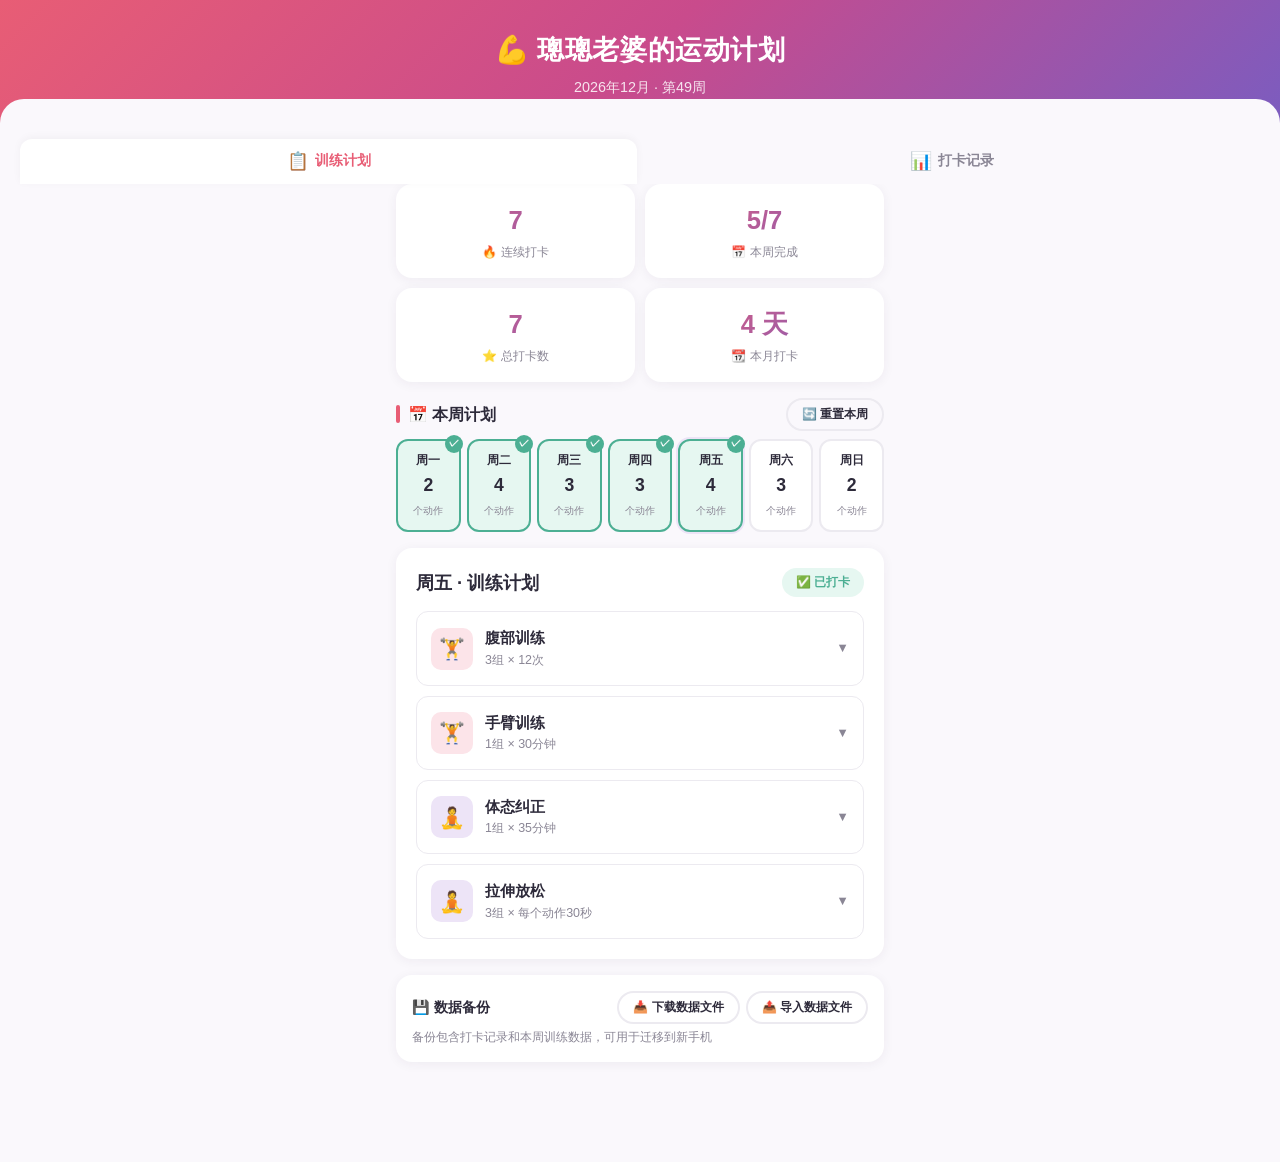
<file: index.html>
<!DOCTYPE html>
<html lang="zh-CN">
<head>
<meta charset="UTF-8">
<meta name="viewport" content="width=device-width, initial-scale=1.0">
<title>💪 璁璁老婆的运动计划</title>
<script src="data/exercises.js"></script>
<style>
  :root {
    --bg: #faf8fc;
    --card: #ffffff;
    --primary: #e85d75;
    --primary-light: #fce4e9;
    --accent: #7c5cbf;
    --accent-light: #ede4f7;
    --text: #2d2a3a;
    --text-muted: #8a8695;
    --border: #eceaf0;
    --success: #4caf93;
    --success-light: #e6f7f1;
    --warning: #f0a855;
    --radius: 16px;
    --shadow: 0 2px 12px rgba(44,30,60,0.06);
    --shadow-lg: 0 8px 32px rgba(44,30,60,0.10);
  }
  * { margin:0; padding:0; box-sizing:border-box; }
  body {
    font-family: -apple-system, BlinkMacSystemFont, 'Segoe UI', 'PingFang SC', 'Microsoft YaHei', sans-serif;
    background: var(--bg);
    color: var(--text);
    line-height: 1.6;
    min-height: 100vh;
  }

  /* ===== HEADER ===== */
  .header {
    background: linear-gradient(135deg, #e85d75 0%, #c94b8c 50%, #7c5cbf 100%);
    color: #fff;
    padding: 28px 24px 24px;
    text-align: center;
    position: relative;
    overflow: hidden;
  }
  .header::after {
    content: '';
    position: absolute;
    bottom: 0; left: 0; right: 0;
    height: 24px;
    background: var(--bg);
    border-radius: 24px 24px 0 0;
  }
  .header h1 { font-size: 1.7rem; font-weight: 700; letter-spacing: 0.02em; }
  .header .subtitle { font-size: 0.9rem; opacity: 0.85; margin-top: 4px; }

  /* ===== TABS ===== */
  .tabs {
    display: flex;
    gap: 6px;
    padding: 16px 20px 0;
    background: var(--bg);
    position: sticky;
    top: 0;
    z-index: 10;
  }
  .tab {
    flex: 1;
    padding: 12px 8px;
    border: none;
    background: transparent;
    border-radius: 12px 12px 0 0;
    font-size: 0.85rem;
    font-weight: 600;
    color: var(--text-muted);
    cursor: pointer;
    transition: all 0.2s;
    display: flex;
    align-items: center;
    justify-content: center;
    gap: 6px;
  }
  .tab.active {
    background: var(--card);
    color: var(--primary);
    box-shadow: 0 -2px 8px rgba(0,0,0,0.04);
  }
  .tab .icon { font-size: 1.1rem; }

  /* ===== MAIN CONTENT ===== */
  .main {
    max-width: 520px;
    margin: 0 auto;
    padding: 0 16px 100px;
  }

  /* ===== STATS ROW ===== */
  .stats-row {
    display: grid;
    grid-template-columns: repeat(2, 1fr);
    gap: 10px;
    margin-bottom: 16px;
  }
  .stat-card {
    background: var(--card);
    border-radius: var(--radius);
    padding: 16px 12px;
    text-align: center;
    box-shadow: var(--shadow);
  }
  .stat-card .num {
    font-size: 1.6rem;
    font-weight: 800;
    background: linear-gradient(135deg, var(--primary), var(--accent));
    -webkit-background-clip: text;
    -webkit-text-fill-color: transparent;
    background-clip: text;
  }
  .stat-card .label { font-size: 0.75rem; color: var(--text-muted); margin-top: 2px; }

  /* ===== WEEK GRID ===== */
  .section-title {
    font-size: 1rem;
    font-weight: 700;
    margin: 20px 0 10px;
    display: flex;
    align-items: center;
    gap: 8px;
  }
  .section-title::before {
    content: '';
    width: 4px;
    height: 18px;
    background: var(--primary);
    border-radius: 2px;
  }
  .week-grid {
    display: grid;
    grid-template-columns: repeat(7, 1fr);
    gap: 6px;
    margin-bottom: 16px;
  }
  .day-chip {
    background: var(--card);
    border: 2px solid var(--border);
    border-radius: 12px;
    padding: 10px 4px;
    text-align: center;
    cursor: pointer;
    transition: all 0.2s;
    font-size: 0.72rem;
    position: relative;
  }
  .day-chip:hover { border-color: var(--primary-light); }
  .day-chip.active { border-color: var(--primary); background: var(--primary-light); }
  .day-chip.today { border-color: var(--accent); box-shadow: 0 0 0 2px var(--accent-light); }
  .day-chip.checked { background: var(--success-light); border-color: var(--success); }
  .day-chip.checked::after {
    content: '✓';
    position: absolute;
    top: -6px;
    right: -4px;
    background: var(--success);
    color: #fff;
    width: 18px;
    height: 18px;
    border-radius: 50%;
    font-size: 0.65rem;
    display: flex;
    align-items: center;
    justify-content: center;
    font-weight: 700;
  }
  .day-chip .day-name { font-weight: 600; display: block; }
  .day-chip .day-num { font-size: 1.1rem; font-weight: 700; display: block; margin: 2px 0; }

  /* ===== SELECTED DAY ===== */
  .selected-day-panel {
    background: var(--card);
    border-radius: var(--radius);
    padding: 20px;
    box-shadow: var(--shadow);
    margin-bottom: 16px;
  }
  .selected-day-header {
    display: flex;
    align-items: center;
    justify-content: space-between;
    margin-bottom: 14px;
  }
  .selected-day-header h3 { font-size: 1.15rem; }
  .btn {
    padding: 8px 18px;
    border-radius: 20px;
    border: none;
    font-weight: 600;
    font-size: 0.82rem;
    cursor: pointer;
    transition: all 0.2s;
    display: inline-flex;
    align-items: center;
    gap: 6px;
  }
  .btn-primary { background: var(--primary); color: #fff; }
  .btn-primary:hover { background: #d44a63; transform: translateY(-1px); box-shadow: 0 4px 12px rgba(232,93,117,0.35); }
  .btn-outline { background: transparent; border: 2px solid var(--border); color: var(--text); }
  .btn-outline:hover { border-color: var(--primary); color: var(--primary); }
  .btn-success { background: var(--success); color: #fff; }
  .btn-success:hover { background: #3d9e7d; }
  .btn-sm { padding: 6px 14px; font-size: 0.75rem; }

  /* ===== EXERCISE CARD ===== */
  .exercise-list { display: flex; flex-direction: column; gap: 10px; }
  .exercise-card {
    border: 1.5px solid var(--border);
    border-radius: 12px;
    overflow: hidden;
    transition: all 0.2s;
  }
  .exercise-card.expanded { border-color: var(--primary-light); box-shadow: var(--shadow); }
  .exercise-card-header {
    display: flex;
    align-items: center;
    padding: 14px;
    cursor: pointer;
    gap: 12px;
  }
  .exercise-card-header:hover { background: #faf9fc; }
  .exercise-icon {
    width: 42px;
    height: 42px;
    border-radius: 10px;
    display: flex;
    align-items: center;
    justify-content: center;
    font-size: 1.3rem;
    flex-shrink: 0;
  }
  .exercise-info { flex:1; min-width: 0; }
  .exercise-info .name { font-weight: 700; font-size: 0.95rem; }
  .exercise-info .meta { font-size: 0.78rem; color: var(--text-muted); }
  .exercise-arrow { color: var(--text-muted); transition: transform 0.2s; font-size: 0.8rem; }
  .exercise-card.expanded .exercise-arrow { transform: rotate(180deg); }
  .exercise-card-body { display: none; padding: 0 14px 16px; }
  .exercise-card.expanded .exercise-card-body { display: block; }

  /* ===== EXERCISE DETAILS ===== */
  .detail-block { margin-bottom: 12px; }
  .detail-label { font-size: 0.75rem; font-weight: 700; color: var(--text-muted); text-transform: uppercase; letter-spacing: 0.04em; margin-bottom: 4px; }
  .detail-text { font-size: 0.88rem; color: var(--text); line-height: 1.7; }
  .video-wrapper {
    position: relative;
    padding-bottom: 56.25%;
    height: 0;
    border-radius: 8px;
    overflow: hidden;
    margin-top: 8px;
    background: #f0eef4;
  }
  .video-wrapper iframe {
    position: absolute;
    top: 0; left: 0;
    width: 100%;
    height: 100%;
    border: none;
  }
  .video-placeholder {
    position: absolute;
    inset: 0;
    display: flex;
    flex-direction: column;
    align-items: center;
    justify-content: center;
    color: var(--text-muted);
    font-size: 0.85rem;
    gap: 8px;
  }
  .video-placeholder .play-icon {
    width: 48px; height: 48px;
    border-radius: 50%;
    background: rgba(0,0,0,0.08);
    display: flex;
    align-items: center;
    justify-content: center;
    font-size: 1.3rem;
  }
  .sets-reps { display: flex; gap: 8px; flex-wrap: wrap; }
  .sr-chip {
    background: var(--primary-light);
    color: var(--primary);
    padding: 4px 12px;
    border-radius: 20px;
    font-size: 0.78rem;
    font-weight: 600;
  }

  /* ===== PROGRESS ===== */
  .progress-bar-bg {
    height: 8px;
    background: var(--border);
    border-radius: 4px;
    overflow: hidden;
    margin: 8px 0;
  }
  .progress-bar-fill {
    height: 100%;
    background: linear-gradient(90deg, var(--primary), var(--accent));
    border-radius: 4px;
    transition: width 0.5s ease;
  }
  .history-item {
    display: flex;
    align-items: center;
    gap: 12px;
    padding: 12px 14px;
    background: var(--card);
    border-radius: 10px;
    margin-bottom: 8px;
    box-shadow: var(--shadow);
  }
  .history-date { font-weight: 700; font-size: 0.9rem; min-width: 60px; }
  .history-exercises { font-size: 0.82rem; color: var(--text-muted); flex:1; }
  .history-badge {
    padding: 4px 10px;
    border-radius: 20px;
    font-size: 0.72rem;
    font-weight: 700;
    background: var(--success-light);
    color: var(--success);
  }

  /* ===== RESPONSIVE ===== */
  @media (max-width: 420px) {
    .week-grid { gap: 3px; }
    .day-chip { padding: 8px 2px; font-size: 0.68rem; border-radius: 8px; }
    .stats-row { gap: 6px; }
    .stat-card { padding: 12px 8px; }
  }

  .empty-state {
    text-align: center;
    padding: 40px 20px;
    color: var(--text-muted);
  }
  .empty-state .emoji { font-size: 3rem; margin-bottom: 12px; }
</style>
</head>
<body>

<div class="header">
  <h1>💪 璁璁老婆的运动计划</h1>
  <div class="subtitle" id="headerDate">2026年7月 · 第5周</div>
</div>

<div class="tabs">
  <button class="tab active" onclick="switchTab('plan')"><span class="icon">📋</span> 训练计划</button>
  <button class="tab" onclick="switchTab('progress')"><span class="icon">📊</span> 打卡记录</button>
</div>

<div class="main">
  <!-- ===== TAB: PLAN ===== -->
  <div id="tab-plan">
    <!-- Stats -->
    <div class="stats-row">
      <div class="stat-card">
        <div class="num" id="stat-streak">0</div>
        <div class="label">🔥 连续打卡</div>
      </div>
      <div class="stat-card">
        <div class="num" id="stat-week">0/7</div>
        <div class="label">📅 本周完成</div>
      </div>
      <div class="stat-card">
        <div class="num" id="stat-total">0</div>
        <div class="label">⭐ 总打卡数</div>
      </div>
      <div class="stat-card">
        <div class="num" id="stat-month">0 天</div>
        <div class="label">📆 本月打卡</div>
      </div>
    </div>

    <!-- Week selector -->
    <div style="display:flex;align-items:center;justify-content:space-between;margin-bottom:8px;">
      <div class="section-title" style="margin:0;">📅 本周计划</div>
      <button class="btn btn-outline btn-sm" onclick="resetWeek()">🔄 重置本周</button>
    </div>

    <!-- Day chips -->
    <div class="week-grid" id="weekGrid"></div>

    <!-- Selected day panel -->
    <div class="selected-day-panel" id="dayPanel">
      <div class="selected-day-header">
        <h3 id="dayPanelTitle">星期一</h3>
        <button class="btn btn-success btn-sm" id="btnCheckin" onclick="checkinDay()">✅ 打卡</button>
      </div>
      <div class="exercise-list" id="exerciseList"></div>
    </div>

    <!-- Data backup -->
    <div style="background:var(--card);border-radius:var(--radius);padding:16px;box-shadow:var(--shadow);margin-top:12px;">
      <div style="display:flex;align-items:center;justify-content:space-between;flex-wrap:wrap;gap:8px;">
        <span style="font-weight:700;font-size:0.88rem;">💾 数据备份</span>
        <div style="display:flex;gap:6px;">
          <button class="btn btn-outline btn-sm" onclick="downloadBackup()">📥 下载数据文件</button>
          <button class="btn btn-outline btn-sm" onclick="document.getElementById('importFile').click()">📤 导入数据文件</button>
        </div>
      </div>
      <div style="font-size:0.73rem;color:var(--text-muted);margin-top:4px;">备份包含打卡记录和本周训练数据，可用于迁移到新手机</div>
      <input type="file" id="importFile" accept=".json" style="display:none;" onchange="importBackup(event)">
    </div>
  </div>

  <!-- ===== TAB: PROGRESS ===== -->
  <div id="tab-progress" style="display:none;">
    <div class="section-title">📊 本月进展</div>
    <div style="background:var(--card);border-radius:var(--radius);padding:20px;box-shadow:var(--shadow);margin-bottom:16px;">
      <div style="display:flex;justify-content:space-between;margin-bottom:4px;">
        <span style="font-weight:700;">本月完成率</span>
        <span style="font-weight:700;color:var(--primary);" id="monthRate">0%</span>
      </div>
      <div class="progress-bar-bg">
        <div class="progress-bar-fill" id="monthProgress" style="width:0%;"></div>
      </div>
      <div style="font-size:0.78rem;color:var(--text-muted);margin-top:4px;" id="monthDetail">已完成 0 天 / 共 31 天</div>
    </div>

    <div class="section-title">📝 打卡历史</div>
    <div id="historyList">
      <div class="empty-state">
        <div class="emoji">🏃‍♀️</div>
        <div>还没有打卡记录<br>开始你的第一次训练吧！</div>
      </div>
    </div>
  </div>
</div>

<script>
// ===== DATA =====
const STORAGE_KEY = 'workout_planner_data';
const DAY_NAMES = ['周一', '周二', '周三', '周四', '周五', '周六', '周日'];
const DAY_KEYS = ['mon','tue','wed','thu','fri','sat','sun'];

// Use exercise library from data/exercises.js (EXERCISE_LIBRARY + WEEKLY_PLAN)
// Falls back to empty objects if the file didn't load
const LIBRARY = typeof EXERCISE_LIBRARY !== 'undefined' ? EXERCISE_LIBRARY : {};
const PLAN = typeof WEEKLY_PLAN !== 'undefined' ? WEEKLY_PLAN : {};

// ===== STATE =====
let appData = loadData();
let selectedDay = DAY_KEYS[new Date().getDay() === 0 ? 6 : new Date().getDay() - 1];

// 自动补全最近7天打卡（确保随时截图都显示连续7天已打卡）
(function ensure7DayCheckins() {
  const today = new Date();
  for (let i = 6; i >= 0; i--) {
    const d = new Date(today);
    d.setDate(d.getDate() - i);
    const key = `${d.getFullYear()}-${String(d.getMonth()+1).padStart(2,'0')}-${String(d.getDate()).padStart(2,'0')}`;
    appData.checkins[key] = true;
  }
  saveData();
})();

function getDefaultData() {
  const data = {
    weeks: {},
    checkins: {},
    created: new Date().toISOString()
  };
  const weekKey = getCurrentWeekKey();
  data.weeks[weekKey] = {};
  DAY_KEYS.forEach((day) => {
    data.weeks[weekKey][day] = [];
    const names = PLAN[day] || [];
    names.forEach((name) => {
      if (LIBRARY[name]) {
        data.weeks[weekKey][day].push({ name: name, ...LIBRARY[name] });
      }
    });
  });
  return data;
}

function loadData() {
  try {
    const raw = localStorage.getItem(STORAGE_KEY);
    if (raw) {
      const data = JSON.parse(raw);
      if (data.weeks && data.checkins) return data;
    }
  } catch(e) {}
  return getDefaultData();
}

function saveData() {
  localStorage.setItem(STORAGE_KEY, JSON.stringify(appData));
}

function getCurrentWeekKey() {
  const now = new Date();
  const startOfYear = new Date(now.getFullYear(), 0, 1);
  const weekNum = Math.ceil(((now - startOfYear) / 86400000 + startOfYear.getDay() + 1) / 7);
  return `${now.getFullYear()}-W${weekNum}`;
}

function getTodayKey() {
  const now = new Date();
  return `${now.getFullYear()}-${String(now.getMonth()+1).padStart(2,'0')}-${String(now.getDate()).padStart(2,'0')}`;
}

function getWeekExercises() {
  const wk = getCurrentWeekKey();
  if (!appData.weeks[wk]) appData.weeks[wk] = {};
  return appData.weeks[wk];
}

// ===== RENDER =====
function renderAll() {
  renderWeekGrid();
  renderDayPanel();
  renderProgress();
  renderStats();
  updateHeader();
}

function updateHeader() {
  const now = new Date();
  const startOfYear = new Date(now.getFullYear(), 0, 1);
  const weekNum = Math.ceil(((now - startOfYear) / 86400000 + startOfYear.getDay() + 1) / 7);
  document.getElementById('headerDate').textContent =
    `${now.getFullYear()}年${now.getMonth()+1}月 · 第${weekNum}周`;
}

function renderWeekGrid() {
  const grid = document.getElementById('weekGrid');
  const today = new Date().getDay();
  const todayIdx = today === 0 ? 6 : today - 1;
  const weekData = getWeekExercises();

  grid.innerHTML = DAY_KEYS.map((key, i) => {
    const exercises = weekData[key] || [];
    const hasContent = exercises.length > 0;
    const dateKey = getDateKeyForDay(i);
    const isChecked = !!appData.checkins[dateKey];
    let cls = 'day-chip';
    if (key === selectedDay) cls += ' active';
    if (i === todayIdx) cls += ' today';
    if (isChecked) cls += ' checked';
    return `<div class="${cls}" onclick="selectDay('${key}')">
      <span class="day-name">${DAY_NAMES[i]}</span>
      <span class="day-num">${hasContent ? exercises.length : '-'}</span>
      <span style="font-size:0.65rem;color:var(--text-muted);">${hasContent ? '个动作' : '休息'}</span>
    </div>`;
  }).join('');
}

function renderDayPanel() {
  const weekData = getWeekExercises();
  const exercises = weekData[selectedDay] || [];
  const dayName = DAY_NAMES[DAY_KEYS.indexOf(selectedDay)];
  const dateKey = getDateKeyForSelected();
  const isChecked = !!appData.checkins[dateKey];

  document.getElementById('dayPanelTitle').textContent = `${dayName} · 训练计划`;
  const btnCheckin = document.getElementById('btnCheckin');
  btnCheckin.textContent = isChecked ? '✅ 已打卡' : '✅ 打卡';
  btnCheckin.className = isChecked ? 'btn btn-sm' : 'btn btn-success btn-sm';
  if (isChecked) {
    btnCheckin.style.background = '#e6f7f1';
    btnCheckin.style.color = '#4caf93';
    btnCheckin.style.cursor = 'default';
  } else {
    btnCheckin.style.background = '';
    btnCheckin.style.color = '';
    btnCheckin.style.cursor = '';
  }

  const list = document.getElementById('exerciseList');
  if (exercises.length === 0) {
    list.innerHTML = `<div class="empty-state">
      <div class="emoji">🏖️</div>
      <div>今天是休息日~</div>
    </div>`;
    return;
  }

  list.innerHTML = exercises.map((ex, idx) => {
    const typeIcons = { strength: '🏋️', cardio: '🏃', flexibility: '🧘', core: '🎯' };
    const typeColors = { strength: '#fce4e9', cardio: '#fff3e0', flexibility: '#ede4f7', core: '#e3f2fd' };
    const icon = typeIcons[ex.type] || '💪';
    const bg = typeColors[ex.type] || '#fce4e9';
    const videoHtml = ex.video
      ? (() => {
          const v = parseVideoEmbed(ex.video);
          const bLink = v.bilibiliUrl
            ? `<div style="text-align:center;margin-top:6px;"><a href="${escapeHtml(v.bilibiliUrl)}" target="_blank" style="color:var(--primary);font-size:0.78rem;font-weight:600;text-decoration:none;">📱 在哔哩哔哩中打开 →</a></div>`
            : '';
          const dLink = v.douyinUrl
            ? `<div style="text-align:center;margin-top:6px;"><a href="${escapeHtml(v.douyinUrl)}" target="_blank" style="color:var(--primary);font-size:0.78rem;font-weight:600;text-decoration:none;">📱 在抖音中打开 →</a></div>`
            : '';
          return `<div class="detail-block">
            <div class="detail-label">🎬 教学视频</div>
            <div class="video-wrapper">${v.embed}</div>
            ${bLink}${dLink}
          </div>`;
        })()
      : `<div class="detail-block">
          <div class="detail-label">🎬 教学视频</div>
          <div class="video-wrapper">
            <div class="video-placeholder">
              <div class="play-icon">📹</div>
              <span>暂无教学视频</span>
            </div>
          </div>
        </div>`;

    return `<div class="exercise-card" id="ex-card-${idx}">
      <div class="exercise-card-header" onclick="toggleExercise(${idx})">
        <div class="exercise-icon" style="background:${bg};">${icon}</div>
        <div class="exercise-info">
          <div class="name">${escapeHtml(ex.name)}</div>
          <div class="meta">${ex.sets}组 × ${ex.reps}</div>
        </div>
        <span class="exercise-arrow">▼</span>
      </div>
      <div class="exercise-card-body">
        <div class="detail-block">
          <div class="detail-label">📐 组数 & 次数</div>
          <div class="sets-reps">
            <span class="sr-chip">${ex.sets} 组</span>
            <span class="sr-chip">${ex.reps}</span>
          </div>
        </div>
        <div class="detail-block">
          <div class="detail-label">📖 动作详解</div>
          <div class="detail-text">${escapeHtml(ex.desc || '暂无详细讲解').replace(/\n/g, '<br>')}</div>
        </div>
        ${videoHtml}
      </div>
    </div>`;
  }).join('');
}

function renderStats() {
  const weekData = getWeekExercises();
  let weekChecked = 0;
  DAY_KEYS.forEach((day, i) => {
    const dk = getDateKeyForDay(i);
    if (appData.checkins[dk]) weekChecked++;
  });

  const totalCheckins = Object.keys(appData.checkins).length;

  let streak = 0;
  const now = new Date();
  for (let i = 0; i < 365; i++) {
    const d = new Date(now);
    d.setDate(d.getDate() - i);
    const key = `${d.getFullYear()}-${String(d.getMonth()+1).padStart(2,'0')}-${String(d.getDate()).padStart(2,'0')}`;
    if (appData.checkins[key]) streak++;
    else break;
  }

  // 本月打卡天数
  const nowMonth = now.getMonth();
  const nowYear = now.getFullYear();
  let monthChecked = 0;
  for (const dk of Object.keys(appData.checkins)) {
    const [y, m] = dk.split('-').map(Number);
    if (y === nowYear && m === nowMonth + 1) monthChecked++;
  }

  document.getElementById('stat-streak').textContent = streak;
  document.getElementById('stat-week').textContent = `${weekChecked}/7`;
  document.getElementById('stat-total').textContent = totalCheckins;
  document.getElementById('stat-month').textContent = `${monthChecked} 天`;
}

function renderProgress() {
  const now = new Date();
  const year = now.getFullYear();
  const month = now.getMonth();
  const daysInMonth = new Date(year, month+1, 0).getDate();
  let checkedInMonth = 0;

  const historyItems = [];
  const allDates = Object.keys(appData.checkins).sort().reverse();

  for (const dk of allDates) {
    const [y, m] = dk.split('-').map(Number);
    if (y === year && m === month + 1) checkedInMonth++;
    if (historyItems.length < 30) {
      historyItems.push(dk);
    }
  }

  const rate = daysInMonth > 0 ? Math.round((checkedInMonth / daysInMonth) * 100) : 0;
  document.getElementById('monthRate').textContent = rate + '%';
  document.getElementById('monthProgress').style.width = rate + '%';
  document.getElementById('monthDetail').textContent = `已完成 ${checkedInMonth} 天 / 共 ${daysInMonth} 天`;

  const histList = document.getElementById('historyList');
  if (historyItems.length === 0) {
    histList.innerHTML = `<div class="empty-state">
      <div class="emoji">🏃‍♀️</div>
      <div>还没有打卡记录<br>开始你的第一次训练吧！</div>
    </div>`;
    return;
  }

  histList.innerHTML = historyItems.map(dk => {
    const [y, m, d] = dk.split('-').map(Number);
    const date = new Date(y, m-1, d);
    const dayNames = ['周日','周一','周二','周三','周四','周五','周六'];
    const dayName = dayNames[date.getDay()];
    return `<div class="history-item">
      <div class="history-date">${m}/${d}<br><small>${dayName}</small></div>
      <div class="history-exercises">完成训练计划</div>
      <div class="history-badge">✅ 已打卡</div>
    </div>`;
  }).join('');
}

// ===== HELPERS =====
function getDateKeyForDay(dayIndex) {
  const now = new Date();
  const currentDay = now.getDay();
  const mondayOffset = currentDay === 0 ? -6 : 1 - currentDay;
  const monday = new Date(now);
  monday.setDate(now.getDate() + mondayOffset);
  const target = new Date(monday);
  target.setDate(monday.getDate() + dayIndex);
  return `${target.getFullYear()}-${String(target.getMonth()+1).padStart(2,'0')}-${String(target.getDate()).padStart(2,'0')}`;
}

function getDateKeyForSelected() {
  return getDateKeyForDay(DAY_KEYS.indexOf(selectedDay));
}

function parseVideoEmbed(url) {
  if (!url) return { embed: '', bilibiliUrl: '' };
  let match;

  // Extract clean URL from B站 share text like "【标题】https://www.bilibili.com/video/BV..."
  let cleanUrl = url;
  let m = url.match(/(https?:\/\/[^\s]*bilibili\.com\/video\/BV[a-zA-Z0-9]+[^\s\]】]*)/);
  if (m) cleanUrl = m[1];

  // YouTube
  match = cleanUrl.match(/(?:youtube\.com\/watch\?v=|youtu\.be\/|youtube\.com\/embed\/)([a-zA-Z0-9_-]+)/);
  if (match) {
    return { embed: `<iframe src="https://www.youtube.com/embed/${match[1]}" allowfullscreen></iframe>`, bilibiliUrl: '' };
  }

  // Bilibili BV
  match = cleanUrl.match(/bilibili\.com\/video\/(BV[a-zA-Z0-9]+)/);
  if (match) {
    const bv = match[1];
    const bUrl = `https://www.bilibili.com/video/${bv}`;
    return {
      embed: `<iframe src="https://player.bilibili.com/player.html?bvid=${bv}&page=1&high_quality=1" allowfullscreen></iframe>`,
      bilibiliUrl: bUrl
    };
  }

  // B23 short link
  match = cleanUrl.match(/b23\.tv\/([a-zA-Z0-9]+)/);
  if (match) {
    return { embed: `<div style="text-align:center;padding:12px;color:var(--text-muted);">🔗 <a href="${escapeHtml(cleanUrl)}" target="_blank">在哔哩哔哩中打开</a></div>`, bilibiliUrl: cleanUrl };
  }

  // Douyin — video page URL (can't iframe, show link card)
  match = cleanUrl.match(/douyin\.com\/video\/(\d+)/);
  if (match) {
    const videoId = match[1];
    const dyUrl = `https://www.douyin.com/video/${videoId}`;
    return {
      embed: `<div style="text-align:center;padding:20px 12px;background:linear-gradient(135deg,#111 0%,#1a1a2e 100%);border-radius:8px;">
        <div style="font-size:2rem;margin-bottom:8px;">🎵</div>
        <div style="color:#fff;font-size:0.9rem;font-weight:600;margin-bottom:4px;">抖音教学视频</div>
        <div style="color:#999;font-size:0.75rem;margin-bottom:10px;">点击下方按钮在抖音中观看</div>
        <a href="${escapeHtml(dyUrl)}" target="_blank" style="display:inline-block;background:#fe2c55;color:#fff;padding:8px 24px;border-radius:20px;text-decoration:none;font-size:0.85rem;font-weight:600;">📱 在抖音中打开 →</a>
      </div>`,
      bilibiliUrl: '',
      douyinUrl: dyUrl
    };
  }

  // Douyin — short link (can't resolve client-side, show link)
  if (/v\.douyin\.com\/[a-zA-Z0-9]+/.test(cleanUrl)) {
    return { embed: `<div style="text-align:center;padding:12px;color:var(--text-muted);">🔗 <a href="${escapeHtml(cleanUrl)}" target="_blank">在抖音中打开</a></div>`, bilibiliUrl: '', douyinUrl: cleanUrl };
  }

  if (url.includes('<iframe')) return { embed: url, bilibiliUrl: '' };

  // Unknown format — try to extract any URL
  m = url.match(/(https?:\/\/[^\s\]】]+)/);
  if (m) {
    return { embed: `<div style="text-align:center;padding:12px;color:var(--text-muted);">🔗 <a href="${escapeHtml(m[1])}" target="_blank">点击查看视频</a></div>`, bilibiliUrl: m[1] };
  }

  return { embed: `<div style="text-align:center;padding:12px;color:var(--text-muted);">🔗 <a href="${escapeHtml(url)}" target="_blank">点击查看视频</a></div>`, bilibiliUrl: url };
}

function escapeHtml(str) {
  const div = document.createElement('div');
  div.textContent = str;
  return div.innerHTML;
}

// ===== ACTIONS =====
function switchTab(tab) {
  document.querySelectorAll('.tab').forEach(t => t.classList.remove('active'));
  document.querySelectorAll('.tab').forEach(t => {
    if (t.textContent.includes(tab === 'plan' ? '训练计划' : '打卡记录')) t.classList.add('active');
  });
  document.getElementById('tab-plan').style.display = tab === 'plan' ? 'block' : 'none';
  document.getElementById('tab-progress').style.display = tab === 'progress' ? 'block' : 'none';
  if (tab === 'progress') renderProgress();
}

function selectDay(dayKey) {
  selectedDay = dayKey;
  renderAll();
}

function toggleExercise(idx) {
  const card = document.getElementById('ex-card-' + idx);
  if (card) card.classList.toggle('expanded');
}

function checkinDay() {
  const dateKey = getDateKeyForSelected();
  const weekData = getWeekExercises();
  const exercises = weekData[selectedDay] || [];

  if (exercises.length === 0) {
    alert('今天没有训练计划，休息也是训练的一部分哦~ 🏖️');
    return;
  }

  if (appData.checkins[dateKey]) {
    if (confirm('今天已经打卡了，要取消打卡吗？')) {
      delete appData.checkins[dateKey];
      saveData();
      renderAll();
    }
    return;
  }

  if (confirm(`确认完成"${DAY_NAMES[DAY_KEYS.indexOf(selectedDay)]}"的训练计划？\n${exercises.length}个动作等着你！💪`)) {
    appData.checkins[dateKey] = true;
    saveData();
    renderAll();
    const panel = document.getElementById('dayPanel');
    panel.style.transform = 'scale(1.02)';
    setTimeout(() => { panel.style.transform = ''; }, 200);
  }
}

function resetWeek() {
  if (confirm('确定要重置本周所有训练计划吗？（打卡记录不会清除）')) {
    const wk = getCurrentWeekKey();
    appData.weeks[wk] = {};
    DAY_KEYS.forEach((day) => {
      appData.weeks[wk][day] = [];
      const names = PLAN[day] || [];
      names.forEach((name) => {
        if (LIBRARY[name]) {
          appData.weeks[wk][day].push({ name: name, ...LIBRARY[name] });
        }
      });
    });
    saveData();
    renderAll();
  }
}

// ===== BACKUP =====
function downloadBackup() {
  const data = JSON.stringify(appData, null, 2);
  const blob = new Blob([data], { type: 'application/json;charset=utf-8' });
  const url = URL.createObjectURL(blob);
  const a = document.createElement('a');
  a.href = url;
  const now = new Date();
  const dateStr = `${now.getFullYear()}-${String(now.getMonth()+1).padStart(2,'0')}-${String(now.getDate()).padStart(2,'0')}`;
  a.download = `workout-backup-${dateStr}.json`;
  document.body.appendChild(a);
  a.click();
  document.body.removeChild(a);
  URL.revokeObjectURL(url);
}

function importBackup(event) {
  const file = event.target.files[0];
  if (!file) return;
  if (!confirm('导入数据将覆盖当前所有打卡记录和训练数据，确定继续？')) {
    event.target.value = '';
    return;
  }
  const reader = new FileReader();
  reader.onload = function(e) {
    try {
      const data = JSON.parse(e.target.result);
      if (data.weeks && data.checkins) {
        appData = data;
        saveData();
        renderAll();
        alert('✅ 数据导入成功！');
      } else {
        alert('⚠️ 文件格式不正确，请选择 workout-planner 备份文件');
      }
    } catch(err) {
      alert('⚠️ 文件解析失败，请确认选择的是 JSON 备份文件');
    }
  };
  reader.readAsText(file);
  event.target.value = '';
}

// ===== INIT =====
renderAll();
</script>
</body>
</html>
</file>
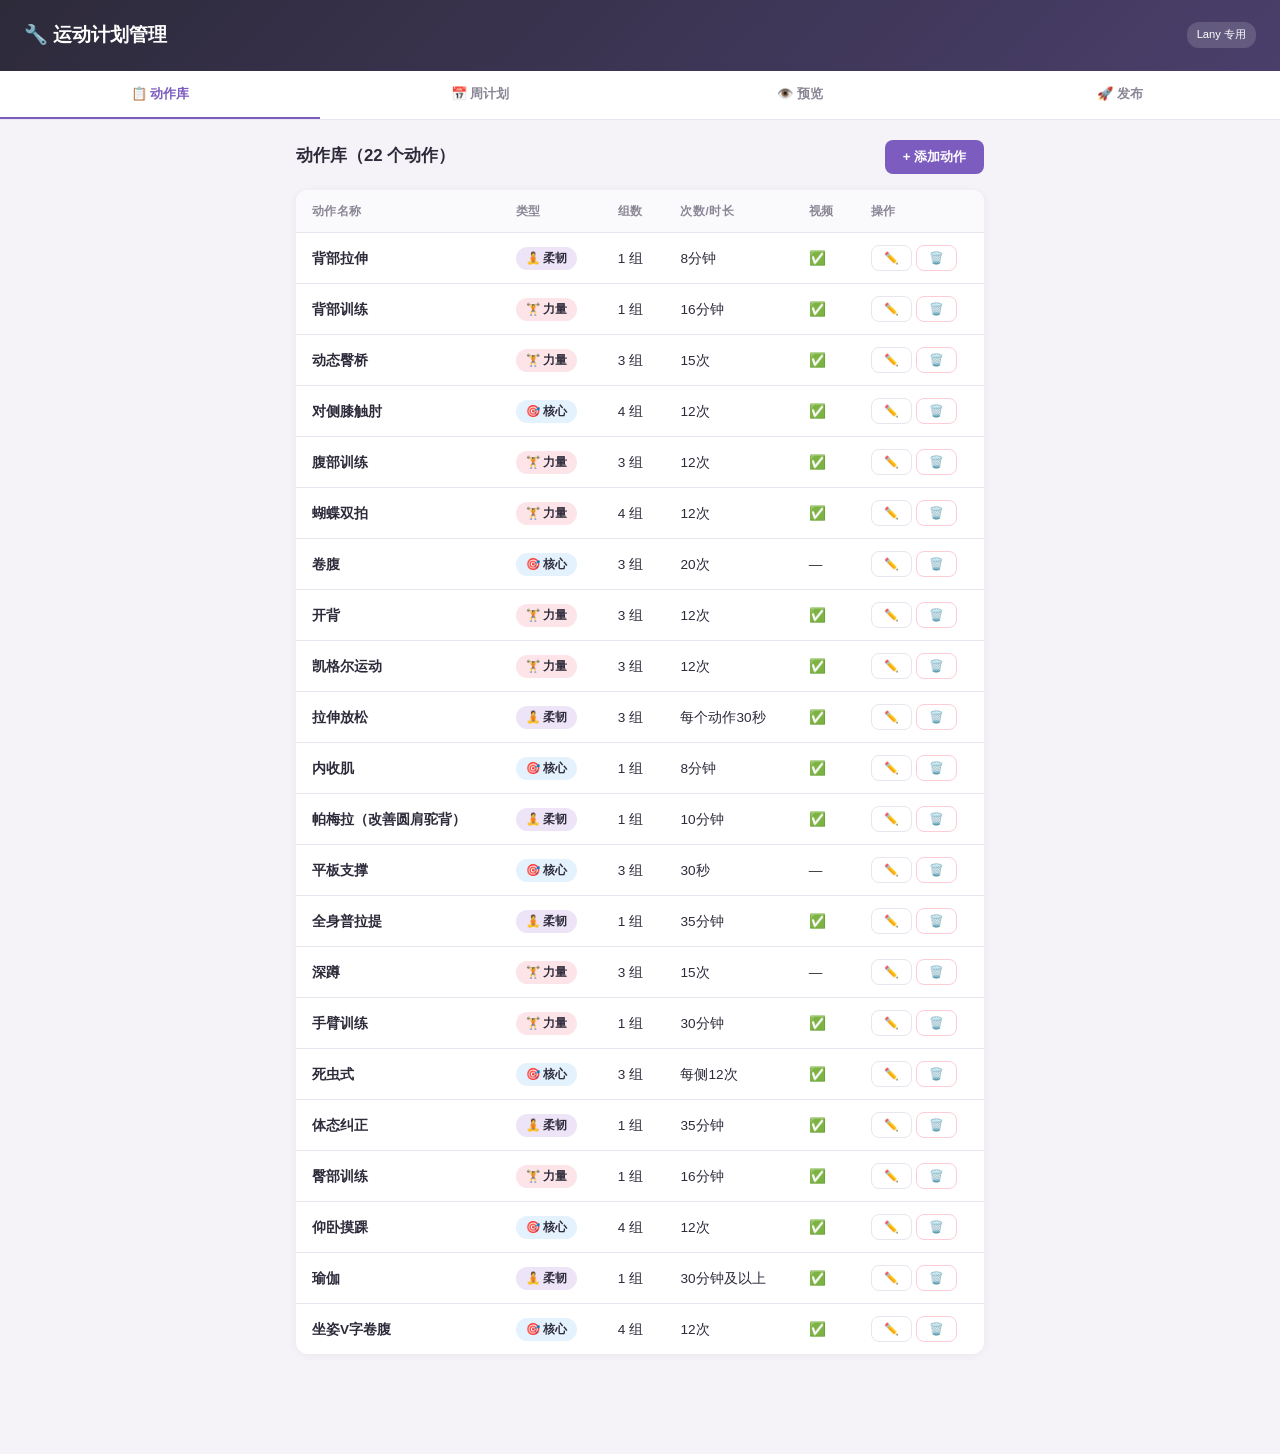
<file: admin.html>
<!DOCTYPE html>
<html lang="zh-CN">
<head>
<meta charset="UTF-8">
<meta name="viewport" content="width=device-width, initial-scale=1.0">
<title>🔧 运动计划管理</title>
<script src="data/exercises.js"></script>
<style>
  :root {
    --bg: #f5f3f8;
    --card: #ffffff;
    --primary: #7c5cbf;
    --primary-light: #ede4f7;
    --accent: #e85d75;
    --accent-light: #fce4e9;
    --text: #2d2a3a;
    --text-muted: #8a8695;
    --border: #e8e5ef;
    --success: #4caf93;
    --success-light: #e6f7f1;
    --radius: 12px;
    --shadow: 0 1px 8px rgba(44,30,60,0.06);
  }
  * { margin:0; padding:0; box-sizing:border-box; }
  body {
    font-family: -apple-system, BlinkMacSystemFont, 'Segoe UI', 'PingFang SC', 'Microsoft YaHei', sans-serif;
    background: var(--bg);
    color: var(--text);
    line-height: 1.6;
    min-height: 100vh;
  }

  /* ===== HEADER ===== */
  .header {
    background: linear-gradient(135deg, #2d2a3a 0%, #4a3f6b 100%);
    color: #fff;
    padding: 20px 24px;
    display: flex;
    align-items: center;
    justify-content: space-between;
  }
  .header h1 { font-size: 1.2rem; font-weight: 700; }
  .header .badge {
    font-size: 0.7rem;
    background: rgba(255,255,255,0.15);
    padding: 4px 10px;
    border-radius: 12px;
  }

  /* ===== TABS ===== */
  .tabs {
    display: flex;
    background: var(--card);
    border-bottom: 1px solid var(--border);
    position: sticky;
    top: 0;
    z-index: 10;
  }
  .tab {
    flex: 1;
    padding: 14px 8px;
    border: none;
    background: transparent;
    font-size: 0.82rem;
    font-weight: 600;
    color: var(--text-muted);
    cursor: pointer;
    transition: all 0.2s;
    border-bottom: 2px solid transparent;
  }
  .tab:hover { color: var(--text); }
  .tab.active { color: var(--primary); border-bottom-color: var(--primary); }

  /* ===== MAIN ===== */
  .main {
    max-width: 720px;
    margin: 0 auto;
    padding: 20px 16px 100px;
  }

  /* ===== BUTTONS ===== */
  .btn {
    padding: 8px 18px;
    border-radius: 8px;
    border: none;
    font-weight: 600;
    font-size: 0.82rem;
    cursor: pointer;
    transition: all 0.2s;
    display: inline-flex;
    align-items: center;
    gap: 6px;
    font-family: inherit;
  }
  .btn-primary { background: var(--primary); color: #fff; }
  .btn-primary:hover { background: #6a4db5; }
  .btn-success { background: var(--success); color: #fff; }
  .btn-success:hover { background: #3d9e7d; }
  .btn-danger { background: #fff; color: #e85d75; border: 1.5px solid #fccdd5; }
  .btn-danger:hover { background: #fff5f5; }
  .btn-outline { background: transparent; border: 1.5px solid var(--border); color: var(--text); }
  .btn-outline:hover { border-color: var(--primary); color: var(--primary); }
  .btn-sm { padding: 5px 12px; font-size: 0.73rem; }
  .btn-lg { padding: 12px 28px; font-size: 0.95rem; border-radius: 12px; }
  .btn-publish {
    background: linear-gradient(135deg, #e85d75, #c94b8c);
    color: #fff;
    font-size: 1rem;
    padding: 14px 36px;
    border-radius: 12px;
    box-shadow: 0 4px 16px rgba(232,93,117,0.35);
  }
  .btn-publish:hover { transform: translateY(-2px); box-shadow: 0 6px 24px rgba(232,93,117,0.45); }

  /* ===== TABLE ===== */
  .table-wrap {
    background: var(--card);
    border-radius: var(--radius);
    box-shadow: var(--shadow);
    overflow: hidden;
  }
  table {
    width: 100%;
    border-collapse: collapse;
    font-size: 0.85rem;
  }
  th {
    text-align: left;
    padding: 12px 16px;
    background: #faf9fc;
    font-size: 0.73rem;
    font-weight: 700;
    color: var(--text-muted);
    text-transform: uppercase;
    letter-spacing: 0.04em;
    border-bottom: 1px solid var(--border);
  }
  td {
    padding: 12px 16px;
    border-bottom: 1px solid var(--border);
  }
  tr:last-child td { border-bottom: none; }
  tr:hover td { background: #faf9fc; }
  .type-tag {
    display: inline-block;
    padding: 2px 10px;
    border-radius: 12px;
    font-size: 0.72rem;
    font-weight: 600;
  }
  .empty-row td { text-align: center; color: var(--text-muted); padding: 32px; }

  /* ===== WEEK PLAN EDITOR ===== */
  .day-plan-card {
    background: var(--card);
    border-radius: var(--radius);
    box-shadow: var(--shadow);
    margin-bottom: 12px;
    overflow: hidden;
  }
  .day-plan-header {
    padding: 14px 16px;
    font-weight: 700;
    font-size: 0.95rem;
    display: flex;
    align-items: center;
    justify-content: space-between;
    cursor: pointer;
    user-select: none;
  }
  .day-plan-header:hover { background: #faf9fc; }
  .day-plan-body {
    padding: 0 16px 16px;
    display: none;
  }
  .day-plan-card.open .day-plan-body { display: block; }
  .day-plan-card.open .day-plan-header { border-bottom: 1px solid var(--border); }
  .ex-check {
    display: flex;
    align-items: center;
    gap: 10px;
    padding: 8px 0;
    cursor: pointer;
    font-size: 0.88rem;
  }
  .ex-check input[type="checkbox"] {
    width: 18px; height: 18px;
    accent-color: var(--primary);
  }

  /* ===== MODAL ===== */
  .modal-overlay {
    position: fixed;
    inset: 0;
    background: rgba(0,0,0,0.4);
    z-index: 100;
    display: flex;
    align-items: center;
    justify-content: center;
    backdrop-filter: blur(3px);
  }
  .modal {
    background: var(--card);
    border-radius: 16px;
    width: 90%;
    max-width: 500px;
    max-height: 85vh;
    overflow-y: auto;
    padding: 28px 24px;
    box-shadow: 0 16px 48px rgba(0,0,0,0.2);
  }
  .modal h3 { font-size: 1.1rem; margin-bottom: 20px; }
  .form-group { margin-bottom: 14px; }
  .form-group label {
    display: block;
    font-size: 0.75rem;
    font-weight: 700;
    color: var(--text-muted);
    margin-bottom: 4px;
    text-transform: uppercase;
    letter-spacing: 0.04em;
  }
  .form-group input, .form-group textarea, .form-group select {
    width: 100%;
    padding: 10px 14px;
    border: 1.5px solid var(--border);
    border-radius: 8px;
    font-size: 0.88rem;
    font-family: inherit;
    outline: none;
    transition: border-color 0.2s;
  }
  .form-group input:focus, .form-group textarea:focus, .form-group select:focus { border-color: var(--primary); }
  .form-group textarea { resize: vertical; min-height: 80px; }
  .form-row { display: grid; grid-template-columns: 1fr 1fr; gap: 10px; }

  /* ===== PREVIEW IFRAME ===== */
  .preview-frame {
    width: 100%;
    height: 600px;
    border: 1px solid var(--border);
    border-radius: var(--radius);
    background: #fff;
  }

  /* ===== PUBLISH ===== */
  .publish-card {
    background: var(--card);
    border-radius: var(--radius);
    box-shadow: var(--shadow);
    padding: 24px;
    margin-bottom: 16px;
  }
  .publish-card h3 { margin-bottom: 12px; }
  .code-block {
    background: #1e1e2e;
    color: #cdd6f4;
    padding: 16px;
    border-radius: 8px;
    font-family: 'SF Mono', 'Fira Code', 'Consolas', monospace;
    font-size: 0.78rem;
    overflow-x: auto;
    white-space: pre-wrap;
    max-height: 300px;
    overflow-y: auto;
    margin: 12px 0;
  }
  .toast {
    position: fixed;
    bottom: 24px;
    left: 50%;
    transform: translateX(-50%);
    background: #2d2a3a;
    color: #fff;
    padding: 12px 24px;
    border-radius: 10px;
    font-size: 0.85rem;
    font-weight: 600;
    z-index: 200;
    animation: fadeUp 0.3s ease;
    box-shadow: 0 8px 24px rgba(0,0,0,0.3);
  }
  @keyframes fadeUp {
    from { opacity: 0; transform: translateX(-50%) translateY(12px); }
    to { opacity: 1; transform: translateX(-50%) translateY(0); }
  }

  /* ===== RESPONSIVE ===== */
  @media (max-width: 500px) {
    .tab { font-size: 0.73rem; padding: 12px 4px; }
    .form-row { grid-template-columns: 1fr; }
  }
</style>
</head>
<body>

<div class="header">
  <h1>🔧 运动计划管理</h1>
  <span class="badge">Lany 专用</span>
</div>

<div class="tabs">
  <button class="tab active" onclick="switchTab('exercises')">📋 动作库</button>
  <button class="tab" onclick="switchTab('plan')">📅 周计划</button>
  <button class="tab" onclick="switchTab('preview')">👁️ 预览</button>
  <button class="tab" onclick="switchTab('publish')">🚀 发布</button>
</div>

<div class="main">

  <!-- ===== TAB: EXERCISE LIBRARY ===== -->
  <div id="tab-exercises">
    <div style="display:flex;align-items:center;justify-content:space-between;margin-bottom:16px;">
      <h2 style="font-size:1.05rem;">动作库（<span id="exCount">0</span> 个动作）</h2>
      <button class="btn btn-primary" onclick="openAddEx()">+ 添加动作</button>
    </div>
    <div class="table-wrap">
      <table>
        <thead>
          <tr>
            <th>动作名称</th>
            <th>类型</th>
            <th>组数</th>
            <th>次数/时长</th>
            <th>视频</th>
            <th>操作</th>
          </tr>
        </thead>
        <tbody id="exTableBody"></tbody>
      </table>
    </div>
  </div>

  <!-- ===== TAB: WEEKLY PLAN ===== -->
  <div id="tab-plan" style="display:none;">
    <h2 style="font-size:1.05rem;margin-bottom:16px;">📅 设置每天训练动作</h2>
    <p style="font-size:0.82rem;color:var(--text-muted);margin-bottom:16px;">
      勾选每天要做哪些动作。更改会自动保存到本地。
    </p>
    <div id="weekPlanEditor"></div>
  </div>

  <!-- ===== TAB: PREVIEW ===== -->
  <div id="tab-preview" style="display:none;">
    <h2 style="font-size:1.05rem;margin-bottom:16px;">👁️ 老婆看到的页面预览</h2>
    <p style="font-size:0.82rem;color:var(--text-muted);margin-bottom:12px;">
      下面预览的是根据当前动作库和每周计划生成的视角。实际发布后老婆在手机上看到的效果。
    </p>
    <div id="previewContent" style="background:var(--card);border-radius:var(--radius);padding:24px;box-shadow:var(--shadow);"></div>
  </div>

  <!-- ===== TAB: PUBLISH ===== -->
  <div id="tab-publish" style="display:none;">

    <!-- 服务器模式：一键发布 -->
    <div id="publish-server-mode" style="display:none;">
      <div class="publish-card">
        <h3>🚀 一键发布</h3>
        <p style="font-size:0.85rem;color:var(--text-muted);margin-bottom:16px;">
          通过本地服务器运行 ✅ 编辑完成后点击按钮直接发布。
        </p>
        <button class="btn btn-publish btn-lg" onclick="publishToServer()" id="btnPublish" style="width:100%;">
          🚀 一键发布到网站
        </button>
        <p style="font-size:0.75rem;color:var(--text-muted);margin-top:8px;text-align:center;" id="publishStatus"></p>
      </div>

      <div style="background:var(--success-light);padding:16px;border-radius:8px;margin-bottom:16px;">
        <h4 style="margin-bottom:4px;">✅ 发布后</h4>
        <p style="font-size:0.82rem;color:var(--text-muted);">
          等 1-2 分钟，让老婆刷新<br>
          <a href="https://lany-jyc.github.io/workout-planner/" target="_blank" style="color:var(--primary);font-weight:600;">
            🔗 https://lany-jyc.github.io/workout-planner/
          </a>
        </p>
      </div>
    </div>

    <!-- 手动模式：文件打开时 -->
    <div id="publish-manual-mode">
      <div class="publish-card">
        <h3>🚀 发布到网站</h3>
        <p style="font-size:0.85rem;color:var(--text-muted);margin-bottom:16px;">
          你是直接双击打开的。推荐用 <strong>start.bat</strong> 启动以支持一键发布。
        </p>

        <div style="margin-bottom:20px;">
          <h4 style="margin-bottom:8px;">步骤 1：下载数据文件</h4>
          <p style="font-size:0.82rem;color:var(--text-muted);margin-bottom:10px;">
            点击按钮下载 <code>exercises.js</code>，保存到 <code>data/</code> 文件夹替换原文件
          </p>
          <button class="btn btn-primary btn-lg" onclick="downloadExercisesJs()" style="width:100%;">
            📥 下载 exercises.js
          </button>
        </div>

        <div style="margin-bottom:20px;">
          <h4 style="margin-bottom:8px;">步骤 2：推送到 GitHub</h4>
          <p style="font-size:0.82rem;color:var(--text-muted);margin-bottom:10px;">
            在项目文件夹打开终端，运行以下命令：
          </p>
          <div class="code-block" id="gitCommands">cd workout-planner
git add data/exercises.js
git commit -m "更新训练计划"
git push</div>
          <button class="btn btn-outline btn-sm" onclick="copyGitCommands()">📋 复制命令</button>
        </div>

        <div style="background:var(--success-light);padding:16px;border-radius:8px;">
          <h4 style="margin-bottom:4px;">✅ 步骤 3：告诉老婆</h4>
          <p style="font-size:0.82rem;color:var(--text-muted);">
            推送后等 1-2 分钟刷新<br>
            <a href="https://lany-jyc.github.io/workout-planner/" target="_blank" style="color:var(--primary);font-weight:600;">
              🔗 https://lany-jyc.github.io/workout-planner/
            </a>
          </p>
        </div>
      </div>
    </div>

    <!-- Data backup -->
    <div class="publish-card">
      <h3>💾 数据备份与迁移</h3>
      <p style="font-size:0.82rem;color:var(--text-muted);margin-bottom:14px;">
        备份或恢复你的编辑数据（动作库 + 周计划）。可用于换电脑时迁移数据，或发布前备份。
      </p>
      <div style="display:flex;gap:10px;flex-wrap:wrap;">
        <button class="btn btn-primary" onclick="downloadBackup()">📥 下载数据文件 (JSON)</button>
        <button class="btn btn-outline" onclick="document.getElementById('importFile').click()">📤 导入数据文件</button>
      </div>
      <input type="file" id="importFile" accept=".json" style="display:none;" onchange="importBackup(event)">
    </div>

    <!-- Data preview -->
    <div class="publish-card">
      <h3>📄 数据预览</h3>
      <p style="font-size:0.8rem;color:var(--text-muted);margin-bottom:8px;">以下是即将保存的完整数据内容：</p>
      <div class="code-block" id="dataPreview"></div>
    </div>
  </div>

</div>

<!-- ===== ADD/EDIT EXERCISE MODAL ===== -->
<div class="modal-overlay" id="modalOverlay" style="display:none;" onclick="closeModal(event)">
  <div class="modal" onclick="event.stopPropagation()">
    <h3 id="modalTitle">添加运动动作</h3>
    <div class="form-group">
      <label>动作名称</label>
      <input type="text" id="exName" placeholder="例如：深蹲">
    </div>
    <div class="form-group">
      <label>动作类型</label>
      <select id="exType">
        <option value="strength">🏋️ 力量训练</option>
        <option value="cardio">🏃 有氧运动</option>
        <option value="flexibility">🧘 柔韧拉伸</option>
        <option value="core">🎯 核心训练</option>
      </select>
    </div>
    <div class="form-row">
      <div class="form-group">
        <label>组数</label>
        <input type="number" id="exSets" value="3" min="1" max="20">
      </div>
      <div class="form-group">
        <label>每组次数 / 时长</label>
        <input type="text" id="exReps" value="12次" placeholder="12次 或 30秒">
      </div>
    </div>
    <div class="form-group">
      <label>动作详细讲解</label>
      <textarea id="exDesc" placeholder="描述动作要领、注意事项、呼吸节奏等..."></textarea>
    </div>
    <div class="form-group">
      <label>教学视频链接（Bilibili / 抖音 / YouTube）</label>
      <input type="text" id="exVideo" placeholder="粘贴视频链接，抖音需粘贴 douyin.com/video/... 完整地址">
    </div>
    <div style="display:flex;gap:10px;margin-top:8px;">
      <button class="btn btn-primary" onclick="saveExercise()" style="flex:1;">💾 保存动作</button>
      <button class="btn btn-outline" onclick="closeModal()" style="flex:1;">取消</button>
    </div>
  </div>
</div>

<script>
// ===== DATA =====
const STORAGE_KEY = 'admin_workout_data';
const DAY_NAMES = ['周一', '周二', '周三', '周四', '周五', '周六', '周日'];
const DAY_KEYS = ['mon','tue','wed','thu','fri','sat','sun'];

// Load from data/exercises.js (global variables)
const INITIAL_LIBRARY = typeof EXERCISE_LIBRARY !== 'undefined' ? JSON.parse(JSON.stringify(EXERCISE_LIBRARY)) : {};
const INITIAL_PLAN = typeof WEEKLY_PLAN !== 'undefined' ? JSON.parse(JSON.stringify(WEEKLY_PLAN)) : {};

// Working data (saved to localStorage)
let library = {};
let weekPlan = {};
let editingName = null; // track which exercise we're editing

function loadData() {
  try {
    const raw = localStorage.getItem(STORAGE_KEY);
    if (raw) {
      const data = JSON.parse(raw);
      if (data.library && data.weekPlan) {
        library = data.library;
        weekPlan = data.weekPlan;
        return;
      }
    }
  } catch(e) {}
  // First time: load from exercises.js
  library = JSON.parse(JSON.stringify(INITIAL_LIBRARY));
  weekPlan = JSON.parse(JSON.stringify(INITIAL_PLAN));
}

function saveData() {
  localStorage.setItem(STORAGE_KEY, JSON.stringify({ library, weekPlan }));
}

// ===== EXERCISE TABLE =====
function renderExTable() {
  const names = Object.keys(library).sort((a, b) => a.localeCompare(b, 'zh'));
  document.getElementById('exCount').textContent = names.length;

  const typeLabels = { strength: '🏋️ 力量', cardio: '🏃 有氧', flexibility: '🧘 柔韧', core: '🎯 核心' };
  const typeColors = { strength: '#fce4e9', cardio: '#fff3e0', flexibility: '#ede4f7', core: '#e3f2fd' };

  const tbody = document.getElementById('exTableBody');
  if (names.length === 0) {
    tbody.innerHTML = `<tr class="empty-row"><td colspan="6">还没有动作，点击上方按钮添加</td></tr>`;
    return;
  }

  tbody.innerHTML = names.map(name => {
    const ex = library[name];
    const hasVideo = ex.video && ex.video.trim();
    return `<tr>
      <td><strong>${escapeHtml(name)}</strong></td>
      <td><span class="type-tag" style="background:${typeColors[ex.type] || '#f0f0f0'};">${typeLabels[ex.type] || ex.type}</span></td>
      <td>${ex.sets} 组</td>
      <td>${escapeHtml(ex.reps)}</td>
      <td>${hasVideo ? '✅' : '—'}</td>
      <td>
        <button class="btn btn-outline btn-sm" onclick="openEditEx('${escapeAttr(name)}')">✏️</button>
        <button class="btn btn-danger btn-sm" onclick="deleteEx('${escapeAttr(name)}')">🗑️</button>
      </td>
    </tr>`;
  }).join('');
}

// ===== WEEK PLAN EDITOR =====
let openDayCard = null;

function renderWeekPlan() {
  const exNames = Object.keys(library).sort((a, b) => a.localeCompare(b, 'zh'));
  const container = document.getElementById('weekPlanEditor');

  container.innerHTML = DAY_KEYS.map((key, i) => {
    const selected = weekPlan[key] || [];
    const count = selected.length;
    const isOpen = key === openDayCard;

    return `<div class="day-plan-card ${isOpen ? 'open' : ''}" id="day-card-${key}">
      <div class="day-plan-header" onclick="toggleDayCard('${key}')">
        <span>${DAY_NAMES[i]} <span style="font-weight:400;color:var(--text-muted);font-size:0.8rem;">— ${count}个动作</span></span>
        <span style="font-size:0.8rem;color:var(--text-muted);">${isOpen ? '▲' : '▼'}</span>
      </div>
      <div class="day-plan-body">
        ${exNames.length === 0
          ? '<p style="color:var(--text-muted);font-size:0.82rem;padding:8px 0;">动作库为空，请先在「动作库」中添加动作</p>'
          : exNames.map(name => {
              const checked = selected.includes(name);
              return `<label class="ex-check">
                <input type="checkbox" ${checked ? 'checked' : ''} onchange="toggleDayEx('${key}', '${escapeAttr(name)}', this.checked)">
                <span>${escapeHtml(name)}</span>
              </label>`;
            }).join('')}
      </div>
    </div>`;
  }).join('');
}

function toggleDayCard(key) {
  openDayCard = openDayCard === key ? null : key;
  renderWeekPlan();
}

function toggleDayEx(dayKey, exName, checked) {
  if (!weekPlan[dayKey]) weekPlan[dayKey] = [];
  if (checked) {
    if (!weekPlan[dayKey].includes(exName)) weekPlan[dayKey].push(exName);
  } else {
    weekPlan[dayKey] = weekPlan[dayKey].filter(n => n !== exName);
  }
  saveData();
  // Update count in header
  const card = document.getElementById('day-card-' + dayKey);
  if (card) {
    const countSpan = card.querySelector('.day-plan-header span span');
    if (countSpan) countSpan.textContent = `— ${weekPlan[dayKey].length}个动作`;
  }
}

// ===== PREVIEW =====
function renderPreview() {
  const container = document.getElementById('previewContent');
  const exNames = Object.keys(library);

  if (exNames.length === 0) {
    container.innerHTML = `<p style="text-align:center;color:var(--text-muted);padding:40px;">动作库为空，请先添加动作</p>`;
    return;
  }

  const typeIcons = { strength: '🏋️', cardio: '🏃', flexibility: '🧘', core: '🎯' };
  const typeColors = { strength: '#fce4e9', cardio: '#fff3e0', flexibility: '#ede4f7', core: '#e3f2fd' };

  // Show each day's plan in preview
  container.innerHTML = DAY_KEYS.map((key, i) => {
    const exercises = (weekPlan[key] || []).filter(n => library[n]);
    return `<div style="margin-bottom:20px;">
      <h4 style="margin-bottom:8px;font-size:0.95rem;">${DAY_NAMES[i]} ${exercises.length === 0 ? '— 休息日 🏖️' : ''}</h4>
      ${exercises.map(name => {
        const ex = library[name];
        const icon = typeIcons[ex.type] || '💪';
        const bg = typeColors[ex.type] || '#fce4e9';
        return `<div style="display:flex;align-items:center;gap:10px;padding:10px 12px;border:1px solid var(--border);border-radius:8px;margin-bottom:6px;">
          <div style="width:36px;height:36px;border-radius:8px;background:${bg};display:flex;align-items:center;justify-content:center;font-size:1rem;">${icon}</div>
          <div>
            <div style="font-weight:700;font-size:0.88rem;">${escapeHtml(name)}</div>
            <div style="font-size:0.75rem;color:var(--text-muted);">${ex.sets}组 × ${escapeHtml(ex.reps)}</div>
          </div>
          ${ex.video ? '<span style="margin-left:auto;font-size:0.75rem;">🎬</span>' : ''}
        </div>`;
      }).join('')}
    </div>`;
  }).join('');
}

// ===== SERVER MODE DETECTION =====
const isServerMode = window.location.hostname === 'localhost' || window.location.hostname === '127.0.0.1';
if (isServerMode) {
  document.getElementById('publish-server-mode').style.display = 'block';
  document.getElementById('publish-manual-mode').style.display = 'none';
  // Update header badge
  const badge = document.querySelector('.header .badge');
  if (badge) badge.textContent = '⚡ 服务器模式';
}

// ===== PUBLISH =====
async function publishToServer() {
  const btn = document.getElementById('btnPublish');
  const status = document.getElementById('publishStatus');
  btn.disabled = true;
  btn.textContent = '⏳ 发布中...';
  status.textContent = '';

  try {
    const content = generateExercisesJs();
    const res = await fetch('http://localhost:3456/publish', {
      method: 'POST',
      headers: { 'Content-Type': 'application/json' },
      body: JSON.stringify({ content }),
    });
    const result = await res.json();
    if (result.ok) {
      btn.textContent = '✅ 发布成功！';
      btn.className = 'btn btn-success btn-lg';
      btn.style.width = '100%';
      status.textContent = '等待 1-2 分钟后老婆刷新网页即可看到更新';
      showToast('✅ ' + result.message);
    } else {
      btn.textContent = '🚀 一键发布到网站';
      btn.className = 'btn btn-publish btn-lg';
      btn.disabled = false;
      status.textContent = '❌ ' + result.message;
      showToast('❌ ' + result.message);
    }
  } catch (err) {
    btn.textContent = '🚀 一键发布到网站';
    btn.className = 'btn btn-publish btn-lg';
    btn.disabled = false;
    status.textContent = '❌ 无法连接服务器，请确认 start.bat 已启动';
    showToast('❌ 无法连接服务器');
  }
}

function generateExercisesJs() {
  // Pretty-print the library
  const libEntries = Object.keys(library).sort((a, b) => a.localeCompare(b, 'zh')).map(name => {
    const ex = library[name];
    return `  '${name}': {
    type: '${ex.type}', sets: ${ex.sets}, reps: '${ex.reps.replace(/'/g, "\\'")}',
    desc: '${(ex.desc || '').replace(/\\/g, '\\\\').replace(/'/g, "\\'").replace(/\n/g, '\\n')}',
    video: '${(ex.video || '').replace(/'/g, "\\'")}'
  }`;
  }).join(',\n');

  const planEntries = DAY_KEYS.map(key => {
    const exercises = weekPlan[key] || [];
    const list = exercises.map(n => `'${n}'`).join(', ');
    return `  ${key}: [${list}]`;
  }).join(',\n');

  return `/* ============================================
   💪 璁璁老婆的运动计划 — 训练动作库
   由管理页面自动生成于 ${new Date().toLocaleString('zh-CN')}
   ============================================ */

var EXERCISE_LIBRARY = {
${libEntries}
};

// 每周训练计划（动作名称必须在上面的动作库中存在）
var WEEKLY_PLAN = {
${planEntries}
};
`;
}

function downloadExercisesJs() {
  const content = generateExercisesJs();
  const blob = new Blob([content], { type: 'application/javascript;charset=utf-8' });
  const url = URL.createObjectURL(blob);
  const a = document.createElement('a');
  a.href = url;
  a.download = 'exercises.js';
  document.body.appendChild(a);
  a.click();
  document.body.removeChild(a);
  URL.revokeObjectURL(url);
  showToast('✅ exercises.js 下载中，保存到 data/ 文件夹');
}

function copyGitCommands() {
  const text = document.getElementById('gitCommands').textContent;
  navigator.clipboard.writeText(text).then(() => {
    showToast('📋 命令已复制到剪贴板');
  }).catch(() => {
    showToast('⚠️ 复制失败，请手动选择文字复制');
  });
}

function updateDataPreview() {
  const preview = document.getElementById('dataPreview');
  if (preview) {
    preview.textContent = generateExercisesJs();
  }
}

// ===== MODAL =====
function openAddEx() {
  editingName = null;
  document.getElementById('modalTitle').textContent = '添加运动动作';
  document.getElementById('exName').value = '';
  document.getElementById('exType').value = 'strength';
  document.getElementById('exSets').value = 3;
  document.getElementById('exReps').value = '12次';
  document.getElementById('exDesc').value = '';
  document.getElementById('exVideo').value = '';
  document.getElementById('modalOverlay').style.display = 'flex';
  document.getElementById('exName').focus();
}

function openEditEx(name) {
  const ex = library[name];
  if (!ex) return;
  editingName = name;
  document.getElementById('modalTitle').textContent = '编辑运动动作';
  document.getElementById('exName').value = name;
  document.getElementById('exType').value = ex.type || 'strength';
  document.getElementById('exSets').value = ex.sets;
  document.getElementById('exReps').value = ex.reps;
  document.getElementById('exDesc').value = ex.desc || '';
  document.getElementById('exVideo').value = ex.video || '';
  document.getElementById('modalOverlay').style.display = 'flex';
}

function saveExercise() {
  const name = document.getElementById('exName').value.trim();
  if (!name) { alert('请输入动作名称'); return; }

  const newEx = {
    type: document.getElementById('exType').value,
    sets: parseInt(document.getElementById('exSets').value) || 3,
    reps: document.getElementById('exReps').value.trim() || '12次',
    desc: document.getElementById('exDesc').value.trim(),
    video: cleanVideoUrl(document.getElementById('exVideo').value.trim()),
  };

  // If renaming, remove old key and update weekPlan references
  if (editingName && editingName !== name) {
    delete library[editingName];
    // Update week plan references
    DAY_KEYS.forEach(key => {
      if (weekPlan[key]) {
        weekPlan[key] = weekPlan[key].map(n => n === editingName ? name : n);
      }
    });
  }

  library[name] = newEx;
  saveData();
  closeModal();
  renderAll();
}

function deleteEx(name) {
  if (!confirm(`确定要删除「${name}」吗？\n\n这会同时从周计划中移除该动作。`)) return;
  delete library[name];
  // Remove from week plan
  DAY_KEYS.forEach(key => {
    if (weekPlan[key]) {
      weekPlan[key] = weekPlan[key].filter(n => n !== name);
    }
  });
  saveData();
  renderAll();
}

function closeModal(e) {
  if (e && e.target !== document.getElementById('modalOverlay')) return;
  document.getElementById('modalOverlay').style.display = 'none';
  editingName = null;
}

// ===== TAB SWITCHING =====
function switchTab(tab) {
  document.querySelectorAll('.tab').forEach(t => t.classList.remove('active'));
  const tabs = document.querySelectorAll('.tab');
  const tabNames = { exercises: '动作库', plan: '周计划', preview: '预览', publish: '发布' };
  tabs.forEach(t => {
    if (t.textContent.includes(tabNames[tab])) t.classList.add('active');
  });

  ['exercises', 'plan', 'preview', 'publish'].forEach(t => {
    const el = document.getElementById('tab-' + t);
    if (el) el.style.display = t === tab ? 'block' : 'none';
  });

  if (tab === 'plan') renderWeekPlan();
  if (tab === 'preview') renderPreview();
  if (tab === 'publish') updateDataPreview();
}

// ===== HELPERS =====
function cleanVideoUrl(raw) {
  if (!raw) return '';
  // Already clean URL
  if (/^https?:\/\//.test(raw) && !raw.includes('】') && !raw.includes('【')) return raw;
  // Extract URL from B站 share text like "【标题】https://www.bilibili.com/video/BV..."
  let m = raw.match(/https?:\/\/(?:www\.)?bilibili\.com\/video\/BV[a-zA-Z0-9]+/);
  if (m) return m[0];
  m = raw.match(/https?:\/\/(?:www\.)?youtube\.com\/watch\?v=[a-zA-Z0-9_-]+/);
  if (m) return m[0];
  m = raw.match(/https?:\/\/youtu\.be\/[a-zA-Z0-9_-]+/);
  if (m) return m[0];
  m = raw.match(/https?:\/\/b23\.tv\/[a-zA-Z0-9]+/);
  if (m) return m[0];
  // Douyin
  m = raw.match(/https?:\/\/(?:www\.)?douyin\.com\/video\/\d+/);
  if (m) return m[0];
  m = raw.match(/https?:\/\/v\.douyin\.com\/[a-zA-Z0-9]+\/?/);
  if (m) return m[0];
  // Return as-is if no URL pattern found
  return raw;
}

function escapeHtml(str) {
  const div = document.createElement('div');
  div.textContent = str;
  return div.innerHTML;
}

function escapeAttr(str) {
  return str.replace(/&/g, '&amp;').replace(/"/g, '&quot;').replace(/</g, '&lt;').replace(/>/g, '&gt;').replace(/'/g, '&#39;');
}

function showToast(msg) {
  const existing = document.querySelector('.toast');
  if (existing) existing.remove();
  const toast = document.createElement('div');
  toast.className = 'toast';
  toast.textContent = msg;
  document.body.appendChild(toast);
  setTimeout(() => toast.remove(), 2500);
}

// ===== KEYBOARD =====
document.addEventListener('keydown', (e) => {
  if (e.key === 'Escape') {
    const overlay = document.getElementById('modalOverlay');
    if (overlay.style.display === 'flex') {
      overlay.style.display = 'none';
      editingName = null;
    }
  }
});

// ===== RENDER ALL =====
function renderAll() {
  renderExTable();
  // If week plan tab is visible, render it
  const planTab = document.getElementById('tab-plan');
  if (planTab && planTab.style.display !== 'none') renderWeekPlan();
}

// ===== BACKUP =====
function downloadBackup() {
  const data = JSON.stringify({ library, weekPlan }, null, 2);
  const blob = new Blob([data], { type: 'application/json;charset=utf-8' });
  const url = URL.createObjectURL(blob);
  const a = document.createElement('a');
  a.href = url;
  const now = new Date();
  const dateStr = `${now.getFullYear()}-${String(now.getMonth()+1).padStart(2,'0')}-${String(now.getDate()).padStart(2,'0')}`;
  a.download = `admin-backup-${dateStr}.json`;
  document.body.appendChild(a);
  a.click();
  document.body.removeChild(a);
  URL.revokeObjectURL(url);
  showToast('✅ 数据文件下载中…');
}

function importBackup(event) {
  const file = event.target.files[0];
  if (!file) return;
  if (!confirm('导入数据将覆盖当前的动作库和训练计划，确定继续？')) {
    event.target.value = '';
    return;
  }
  const reader = new FileReader();
  reader.onload = function(e) {
    try {
      const data = JSON.parse(e.target.result);
      if (data.library && data.weekPlan) {
        library = data.library;
        weekPlan = data.weekPlan;
        saveData();
        renderAll();
        updateDataPreview();
        showToast('✅ 数据导入成功！');
      } else {
        alert('⚠️ 文件格式不正确，请选择 workout-planner 管理备份文件');
      }
    } catch(err) {
      alert('⚠️ 文件解析失败，请确认选择的是 JSON 备份文件');
    }
  };
  reader.readAsText(file);
  event.target.value = '';
}

// ===== INIT =====
loadData();
renderExTable();
</script>
</body>
</html>
</file>
